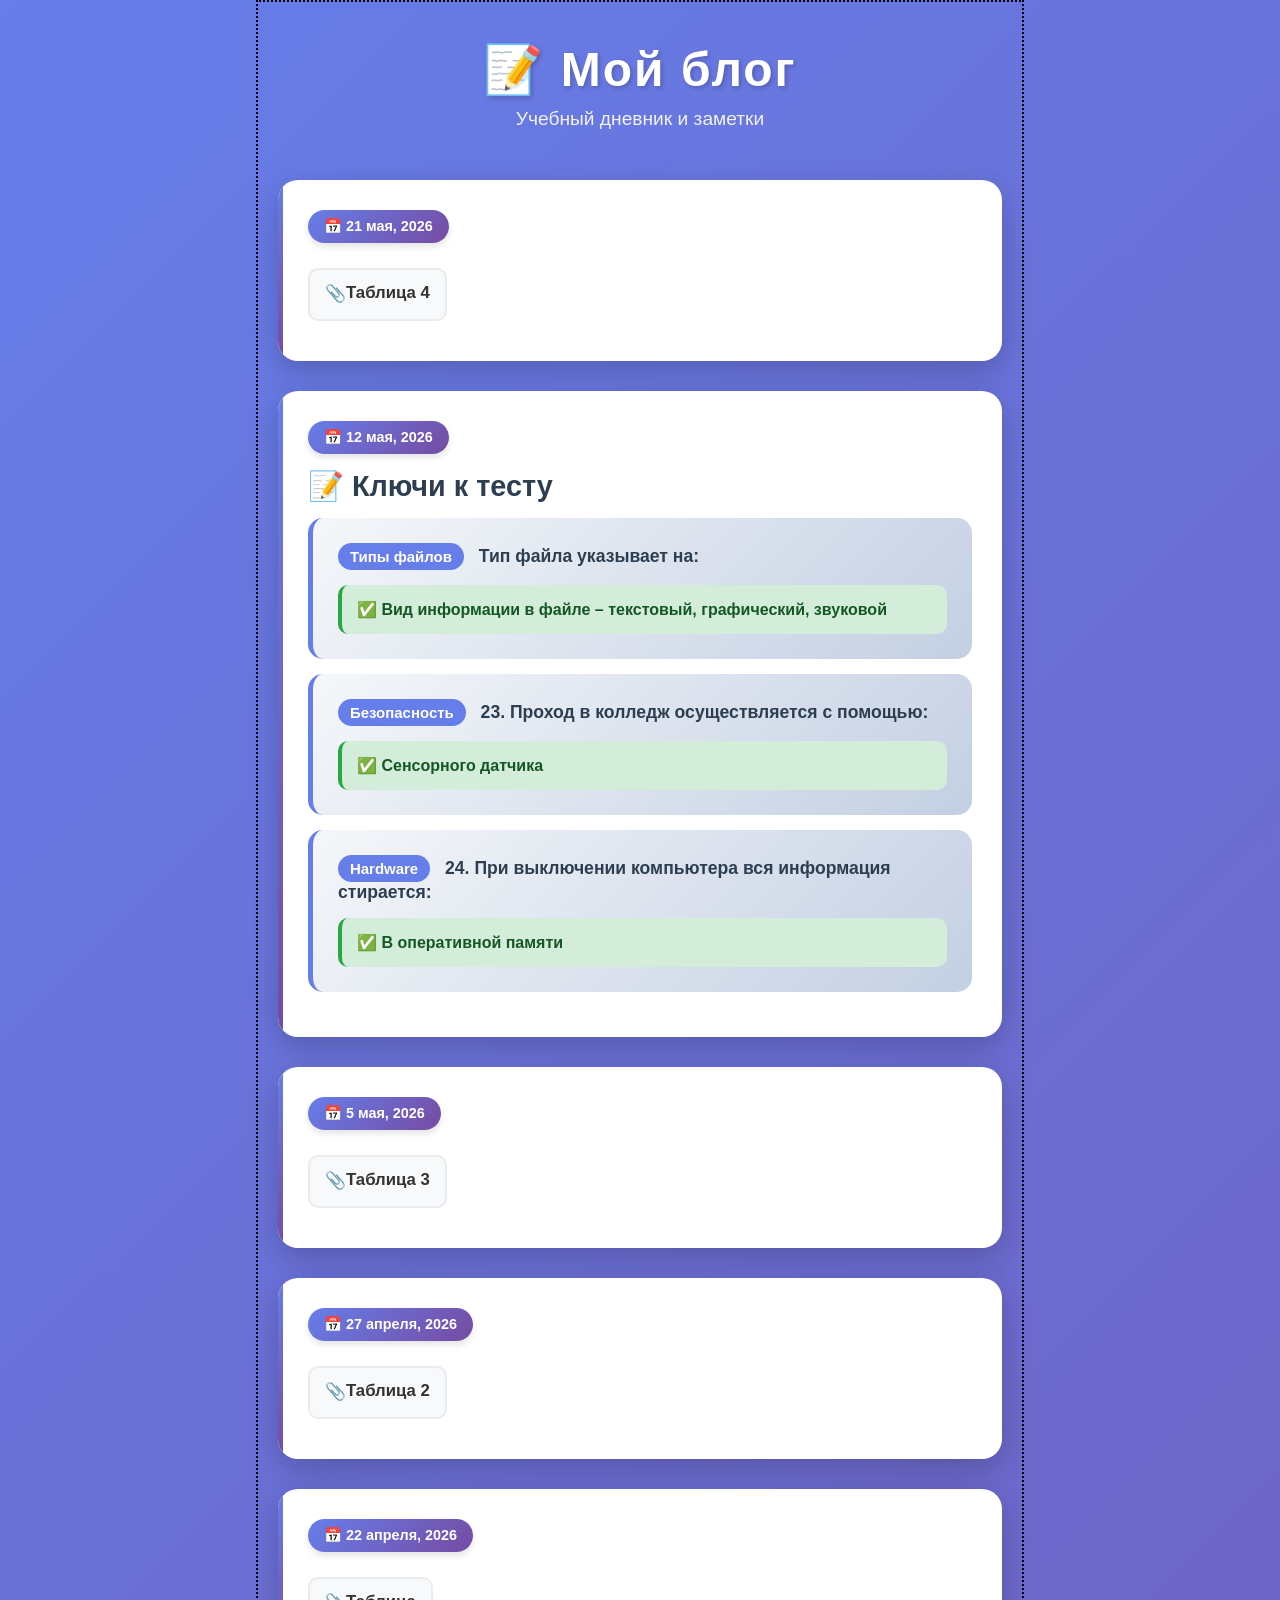
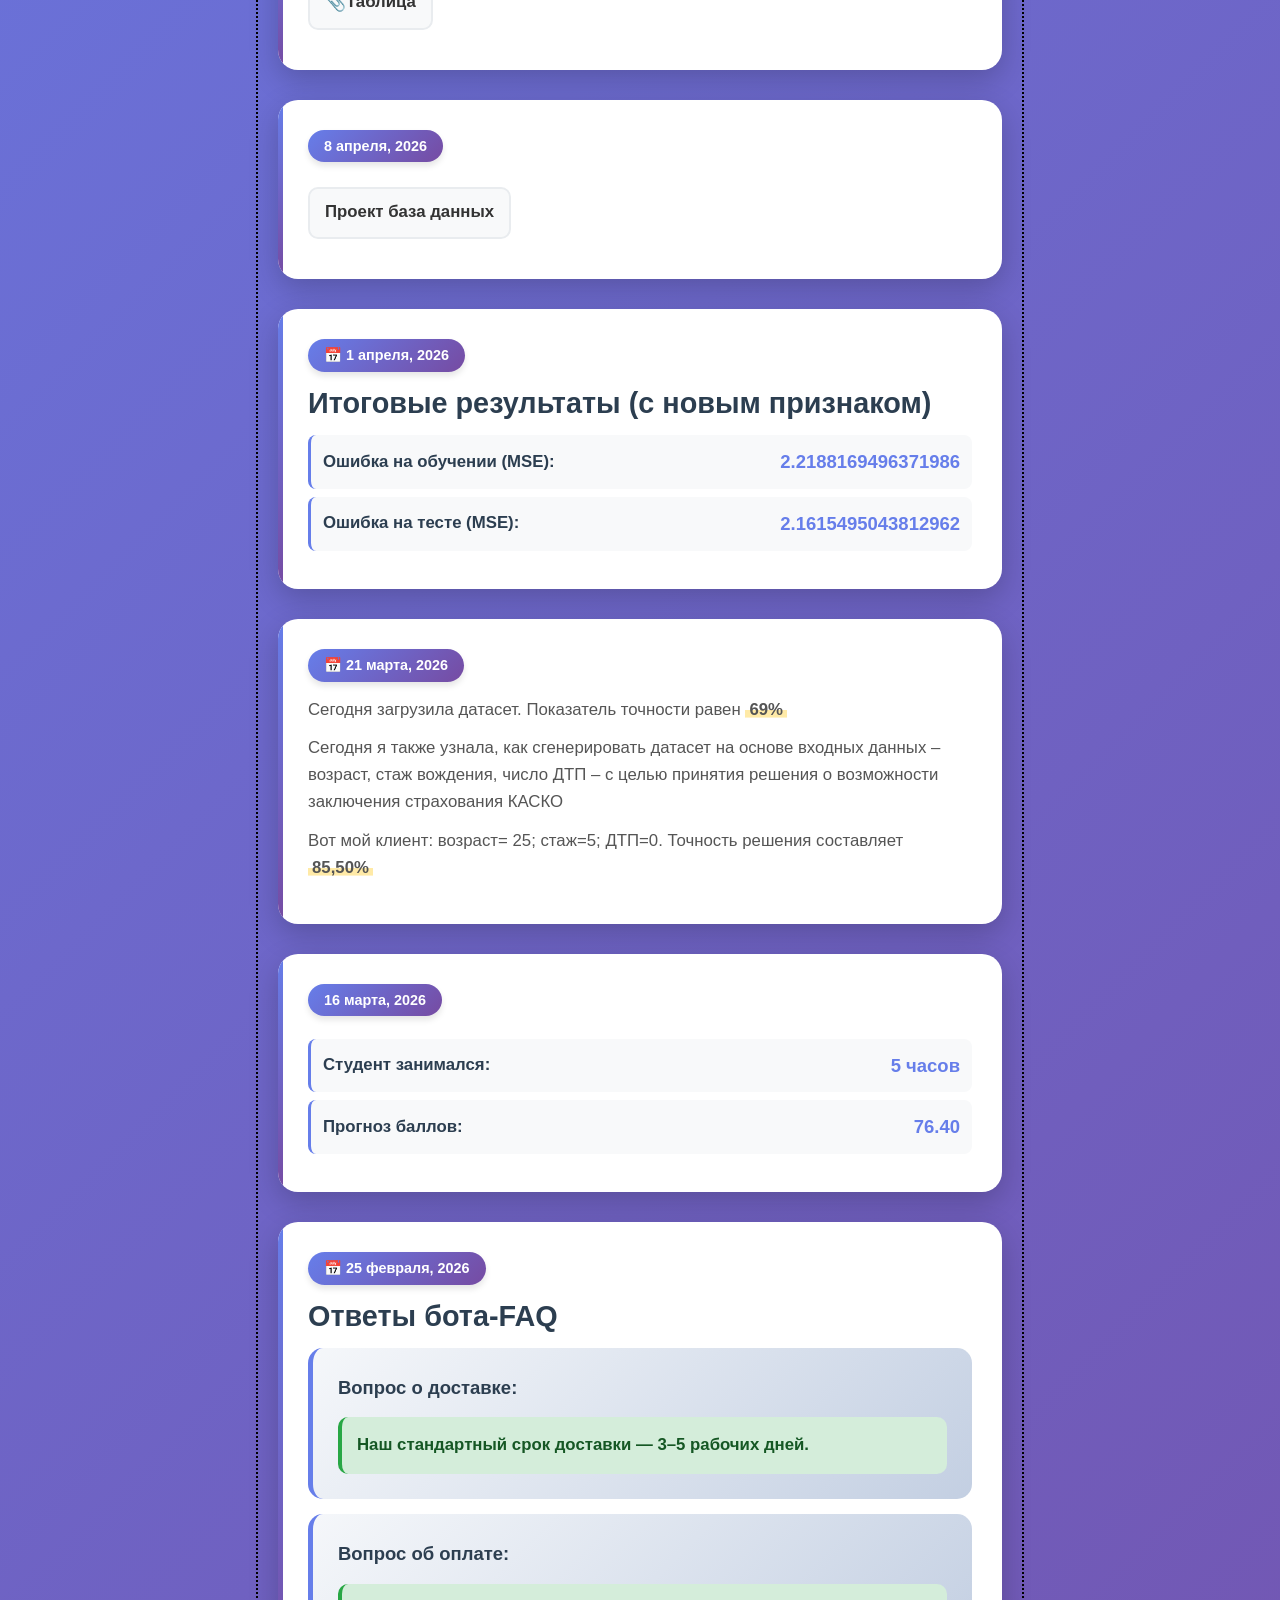
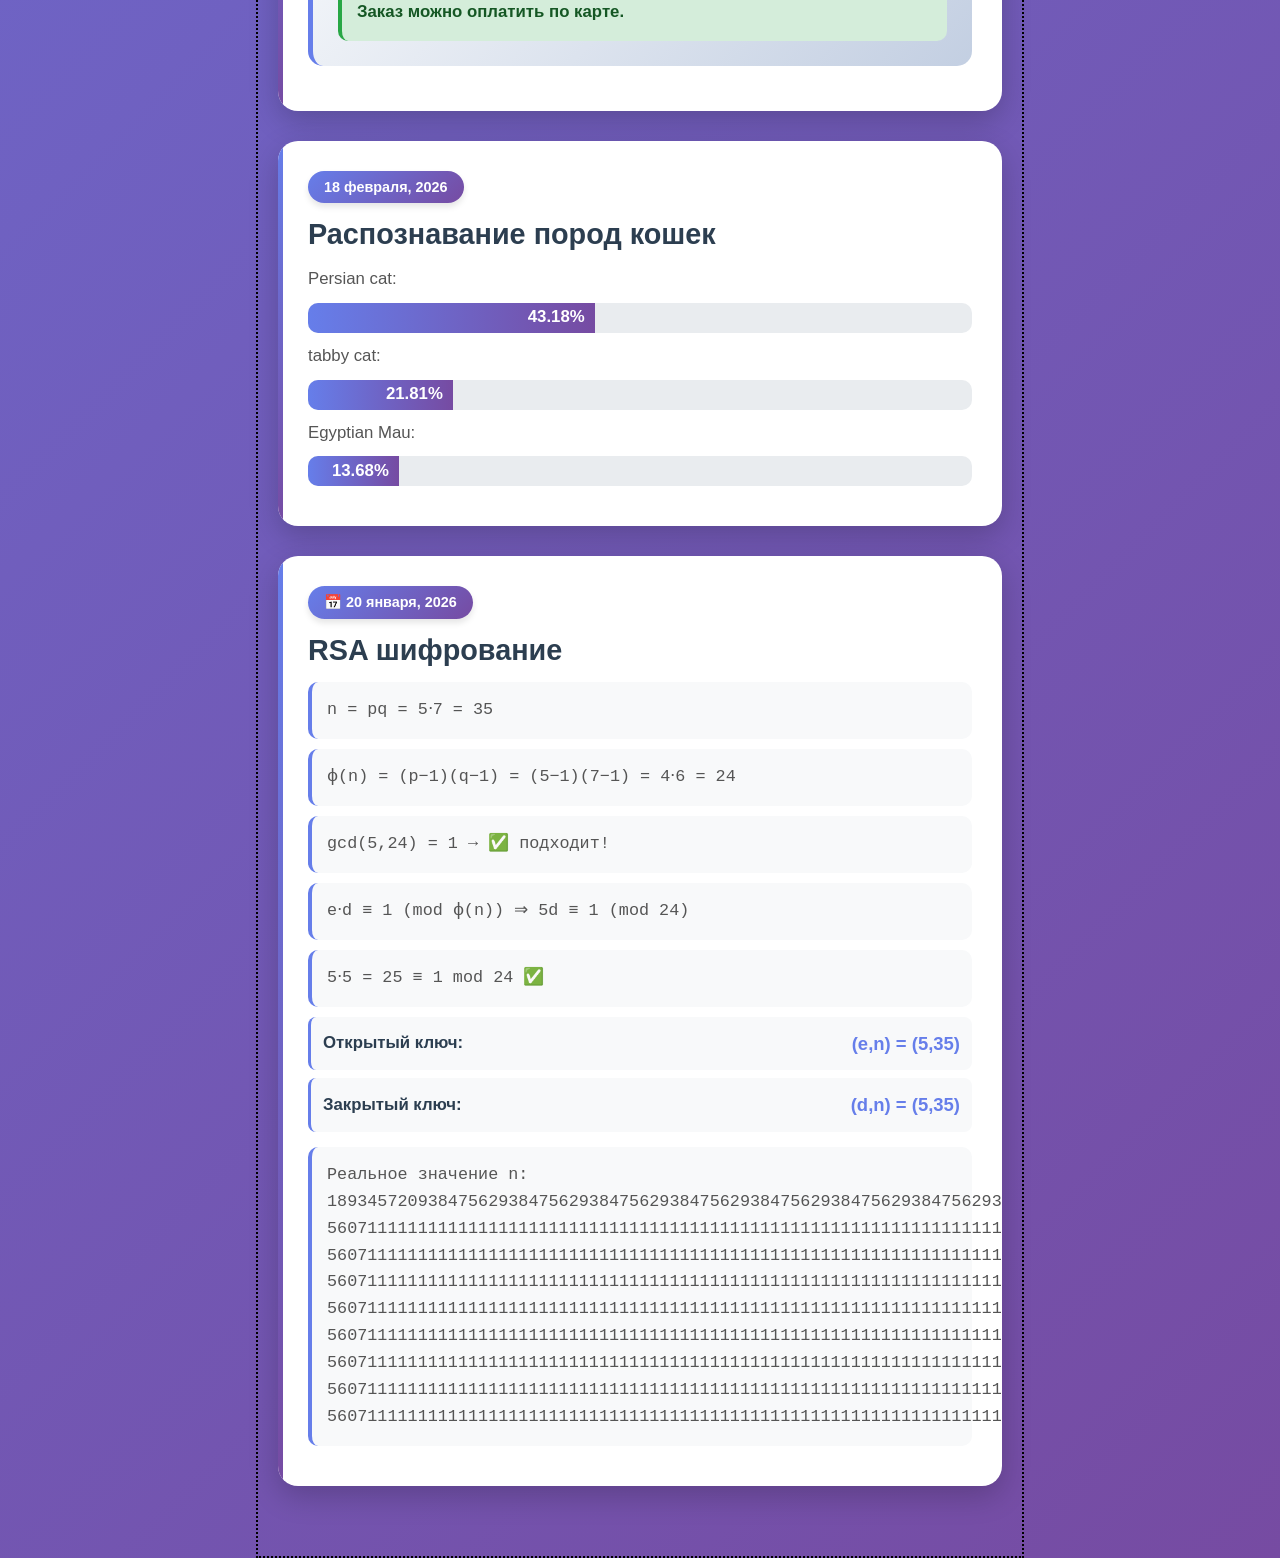
<file: index1.html>
<!DOCTYPE html>
<html lang="ru">
<head> 
    <meta charset="UTF-8">
    <meta name="viewport" content="width=device-width, initial-scale=1.0">
    <title>Мой блог</title>
    <link type="text/css" rel="stylesheet" href="style.css" />  
    <style>
        * {
            margin: 0;
            padding: 0;
            box-sizing: border-box;
        }
        
        body {
            font-family: 'Segoe UI', Tahoma, Geneva, Verdana, sans-serif;
            background: linear-gradient(135deg, #667eea 0%, #764ba2 100%);
            min-height: 100vh;
            padding: 40px 20px;
            color: #333;
        }
        
        .container {
            max-width: 800px;
            margin: 0 auto;
        }
        
        h1 {
            text-align: center;
            color: white;
            font-size: 3em;
            margin-bottom: 10px;
            text-shadow: 2px 2px 4px rgba(0,0,0,0.2);
            letter-spacing: 2px;
        }
        
        .subtitle {
            text-align: center;
            color: rgba(255,255,255,0.9);
            font-size: 1.2em;
            margin-bottom: 50px;
        }
        
        .post-card {
            background: white;
            border-radius: 20px;
            padding: 30px;
            margin-bottom: 30px;
            box-shadow: 0 10px 30px rgba(0,0,0,0.2);
            transition: all 0.3s ease;
            position: relative;
            overflow: hidden;
        }
        
        .post-card::before {
            content: '';
            position: absolute;
            top: 0;
            left: 0;
            width: 5px;
            height: 100%;
            background: linear-gradient(180deg, #667eea 0%, #764ba2 100%);
        }
        
        .post-card:hover {
            transform: translateY(-5px);
            box-shadow: 0 15px 40px rgba(0,0,0,0.3);
        }
        
        .post-date {
            display: inline-block;
            background: linear-gradient(135deg, #667eea 0%, #764ba2 100%);
            color: white;
            padding: 8px 16px;
            border-radius: 25px;
            font-size: 0.9em;
            font-weight: bold;
            margin-bottom: 15px;
            box-shadow: 0 4px 6px rgba(0,0,0,0.1);
        }
        
        .post-title {
            font-size: 1.8em;
            color: #2c3e50;
            margin-bottom: 15px;
            font-weight: 700;
        }
        
        .post-content {
            line-height: 1.6;
            color: #555;
            font-size: 1.05em;
        }
        
        .post-content p {
            margin-bottom: 12px;
        }
        
        .post-content a {
            color: #667eea;
            text-decoration: none;
            font-weight: 600;
            border-bottom: 2px solid transparent;
            transition: border-color 0.3s;
        }
        
        .post-content a:hover {
            border-bottom-color: #667eea;
        }
        
        .file-link {
            display: inline-flex;
            align-items: center;
            background: #f8f9fa;
            padding: 10px 15px;
            border-radius: 10px;
            margin: 10px 0;
            border: 2px solid #e9ecef;
            transition: all 0.3s;
        }
        
        .file-link:hover {
            background: #667eea;
            color: white;
            border-color: #667eea;
        }
        
        .file-link a {
            color: #333;
            font-weight: 600;
        }
        
        .file-link:hover a {
            color: white;
        }
        
        /* Карточки тестов */
        .quiz-card {
            background: linear-gradient(135deg, #f5f7fa 0%, #c3cfe2 100%);
            border-radius: 15px;
            padding: 25px;
            margin: 15px 0;
            border-left: 5px solid #667eea;
        }
        
        .quiz-question {
            font-weight: bold;
            color: #2c3e50;
            font-size: 1.1em;
            margin-bottom: 15px;
        }
        
        .quiz-badge {
            display: inline-block;
            background: #667eea;
            color: white;
            padding: 5px 12px;
            border-radius: 15px;
            font-size: 0.85em;
            margin-right: 10px;
        }
        
        .quiz-answer {
            background: #d4edda;
            padding: 15px;
            border-radius: 10px;
            color: #155724;
            font-weight: 600;
            border-left: 4px solid #28a745;
        }
        
        /* Математические формулы */
        .math-block {
            background: #f8f9fa;
            padding: 15px;
            border-radius: 10px;
            font-family: 'Courier New', monospace;
            margin: 10px 0;
            border-left: 4px solid #667eea;
        }
        
        /* Статистика */
        .stat-item {
            display: flex;
            justify-content: space-between;
            align-items: center;
            padding: 12px;
            background: #f8f9fa;
            margin: 8px 0;
            border-radius: 8px;
            border-left: 3px solid #667eea;
        }
        
        .stat-label {
            font-weight: 600;
            color: #2c3e50;
        }
        
        .stat-value {
            color: #667eea;
            font-weight: bold;
            font-size: 1.1em;
        }
        
        /* Прогресс-бар для процентов */
        .progress-container {
            background: #e9ecef;
            border-radius: 10px;
            height: 30px;
            margin: 10px 0;
            overflow: hidden;
            position: relative;
        }
        
        .progress-bar {
            height: 100%;
            background: linear-gradient(90deg, #667eea 0%, #764ba2 100%);
            display: flex;
            align-items: center;
            justify-content: flex-end;
            padding-right: 10px;
            color: white;
            font-weight: bold;
            transition: width 0.5s ease;
        }
        
        .cat-result {
            margin: 10px 0;
        }
        
        .highlight {
            background: linear-gradient(120deg, #ffeaa7 0%, #ffeaa7 100%);
            background-repeat: no-repeat;
            background-size: 100% 40%;
            background-position: 0 88%;
            padding: 0 4px;
            font-weight: 600;
        }
    </style>
</head>
<body>

<div class="container">
    <h1>📝 Мой блог</h1>
    <p class="subtitle">Учебный дневник и заметки</p>

    <!-- 21 мая, 2026 -->
    <div class="post-card">
        <div class="post-date">📅 21 мая, 2026</div>
        <div class="post-content">
            <div class="file-link">
                📎 <a href="таблица 4.ods">Таблица 4</a>
            </div>
        </div>
    </div>

    <!-- 12 мая, 2026 -->
    <div class="post-card">
        <div class="post-date">📅 12 мая, 2026</div>
        <h2 class="post-title">📝 Ключи к тесту</h2>
        
        <div class="quiz-card">
            <div class="quiz-question">
                <span class="quiz-badge">Типы файлов</span>
                Тип файла указывает на:
            </div>
            <div class="quiz-answer">
                ✅ Вид информации в файле – текстовый, графический, звуковой
            </div>
        </div>

        <div class="quiz-card">
            <div class="quiz-question">
                <span class="quiz-badge">Безопасность</span>
                23. Проход в колледж осуществляется с помощью:
            </div>
            <div class="quiz-answer">
                ✅ Сенсорного датчика
            </div>
        </div>

        <div class="quiz-card">
            <div class="quiz-question">
                <span class="quiz-badge">Hardware</span>
                24. При выключении компьютера вся информация стирается:
            </div>
            <div class="quiz-answer">
                ✅ В оперативной памяти
            </div>
        </div>
    </div>

    <!-- 5 мая, 2026 -->
    <div class="post-card">
        <div class="post-date">📅 5 мая, 2026</div>
        <div class="post-content">
            <div class="file-link">
                📎 <a href="таблица 3">Таблица 3</a>
            </div>
        </div>
    </div>

    <!-- 27 апреля, 2026 -->
    <div class="post-card">
        <div class="post-date">📅 27 апреля, 2026</div>
        <div class="post-content">
            <div class="file-link">
                📎 <a href="Без имени 2.ods">Таблица 2</a>
            </div>
        </div>
    </div>

    <!-- 22 апреля, 2026 -->
    <div class="post-card">
        <div class="post-date">📅 22 апреля, 2026</div>
        <div class="post-content">
            <div class="file-link">
                📎 <a href="диаграмма.ods">Таблица</a>
            </div>
        </div>
    </div>

    <!-- 8 апреля, 2026 -->
    <div class="post-card">
        <div class="post-date"> 8 апреля, 2026</div>
        <div class="post-content">
            <div class="file-link">
                 <a href="pac.png">Проект база данных</a>
            </div>
        </div>
    </div>

    <!-- 1 апреля, 2026 -->
    <div class="post-card">
        <div class="post-date">📅 1 апреля, 2026</div>
        <h2 class="post-title">Итоговые результаты (с новым признаком)</h2>
        <div class="post-content">
            <div class="stat-item">
                <span class="stat-label">Ошибка на обучении (MSE):</span>
                <span class="stat-value">2.2188169496371986</span>
            </div>
            <div class="stat-item">
                <span class="stat-label">Ошибка на тесте (MSE):</span>
                <span class="stat-value">2.1615495043812962</span>
            </div>
        </div>
    </div>

    <!-- 21 марта, 2026 -->
    <div class="post-card">
        <div class="post-date">📅 21 марта, 2026</div>
        <div class="post-content">
            <p>Сегодня загрузила датасет. Показатель точности равен <span class="highlight">69%</span></p>
            <p>Сегодня я также узнала, как сгенерировать датасет на основе входных данных – возраст, стаж вождения, число ДТП – с целью принятия решения о возможности заключения страхования КАСКО</p>
            <p>Вот мой клиент: возраст= 25; стаж=5; ДТП=0. Точность решения составляет <span class="highlight">85,50%</span></p>
        </div>
    </div>

    <!-- 16 марта, 2026 -->
    <div class="post-card">
        <div class="post-date"> 16 марта, 2026</div>
        <div class="post-content">
            <div class="stat-item">
                <span class="stat-label">Студент занимался:</span>
                <span class="stat-value">5 часов</span>
            </div>
            <div class="stat-item">
                <span class="stat-label">Прогноз баллов:</span>
                <span class="stat-value">76.40</span>
            </div>
        </div>
    </div>

    <!-- 25 февраля, 2026 -->
    <div class="post-card">
        <div class="post-date">📅 25 февраля, 2026</div>
        <h2 class="post-title">Ответы бота-FAQ</h2>
        <div class="post-content">
            <div class="quiz-card">
                <div class="quiz-question">Вопрос о доставке:</div>
                <div class="quiz-answer">
                    Наш стандартный срок доставки — 3–5 рабочих дней.
                </div>
            </div>
            <div class="quiz-card">
                <div class="quiz-question">Вопрос об оплате:</div>
                <div class="quiz-answer">
                    Заказ можно оплатить по карте.
                </div>
            </div>
        </div>
    </div>

    <!-- 18 февраля, 2026 -->
    <div class="post-card">
        <div class="post-date"> 18 февраля, 2026</div>
        <h2 class="post-title">Распознавание пород кошек</h2>
        <div class="post-content">
            <div class="cat-result">
                <div>Persian cat:</div>
                <div class="progress-container">
                    <div class="progress-bar" style="width: 43.18%">43.18%</div>
                </div>
            </div>
            <div class="cat-result">
                <div>tabby cat:</div>
                <div class="progress-container">
                    <div class="progress-bar" style="width: 21.81%">21.81%</div>
                </div>
            </div>
            <div class="cat-result">
                <div>Egyptian Mau:</div>
                <div class="progress-container">
                    <div class="progress-bar" style="width: 13.68%">13.68%</div>
                </div>
            </div>
        </div>
    </div>

    <!-- 20 января, 2026 -->
    <div class="post-card">
        <div class="post-date">📅 20 января, 2026</div>
        <h2 class="post-title">RSA шифрование</h2>
        <div class="post-content">
            <div class="math-block">n = pq = 5⋅7 = 35</div>
            <div class="math-block">ϕ(n) = (p−1)(q−1) = (5−1)(7−1) = 4⋅6 = 24</div>
            <div class="math-block">gcd(5,24) = 1 → ✅ подходит!</div>
            <div class="math-block">e⋅d ≡ 1 (mod ϕ(n)) ⇒ 5d ≡ 1 (mod 24)</div>
            <div class="math-block">5⋅5 = 25 ≡ 1 mod 24 ✅</div>
            
            <div class="stat-item">
                <span class="stat-label">Открытый ключ:</span>
                <span class="stat-value">(e,n) = (5,35)</span>
            </div>
            <div class="stat-item">
                <span class="stat-label">Закрытый ключ:</span>
                <span class="stat-value">(d,n) = (5,35)</span>
            </div>
            
            <div class="math-block" style="margin-top: 15px;">
                Реальное значение n: [base64]......982783468
[base64]......982783468
[base64]......982783468
[base64]......982783468
[base64]......982783468
[base64]......982783468
[base64]......982783468
[base64]......982783468
56071111111111111111111111111111111111111111111111111111111111111111111111111111111111111111111111111111111111111111111111111111111111111111111111111......
</file>
<file: style.css>
body{
	background-color: #ffe6f0;
	margin-left: 20%;
	margin-right: 20%;
	border: 2px dotted black;
	padding: 10px 10px 10px 10px;
	font-family: sans serif;
    }
blockquote.q {
	color: #333;
	border-left: 4px solid #8B0000;
	font-style: italic;
}
</file>
